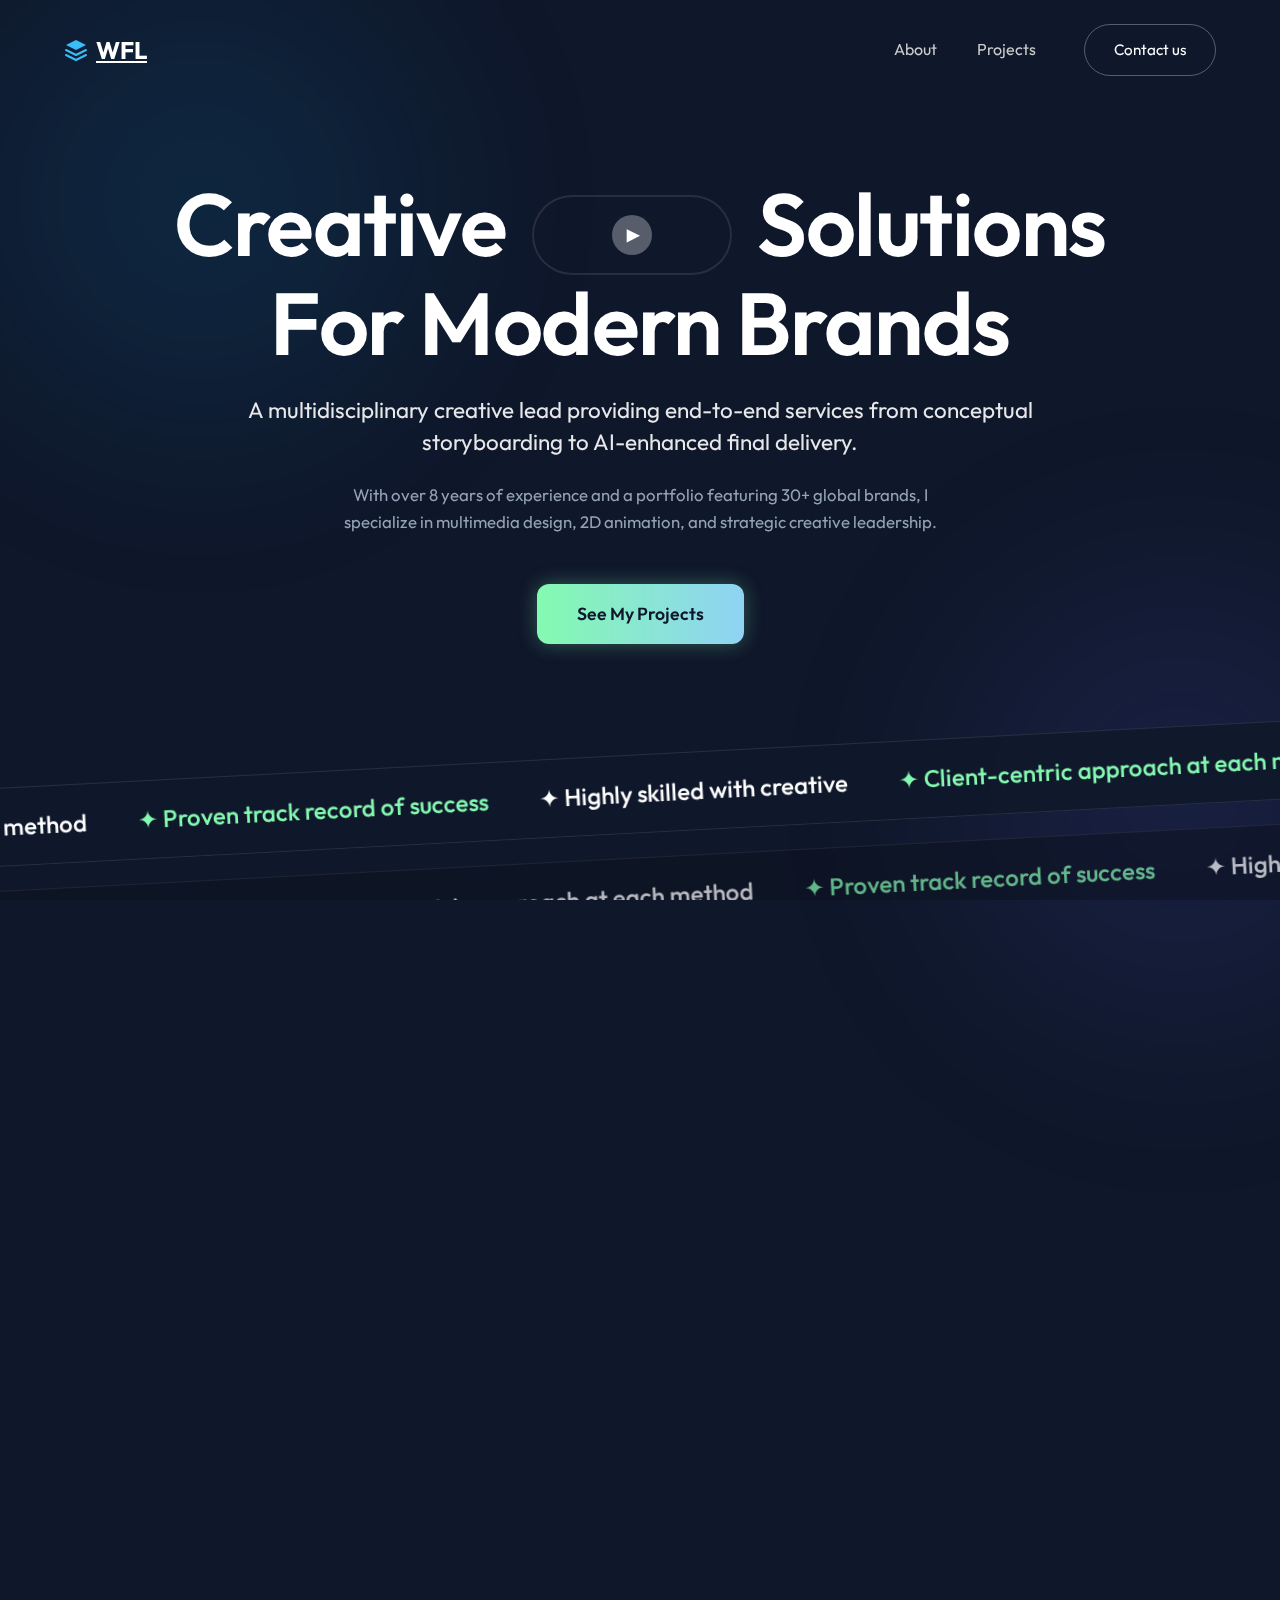
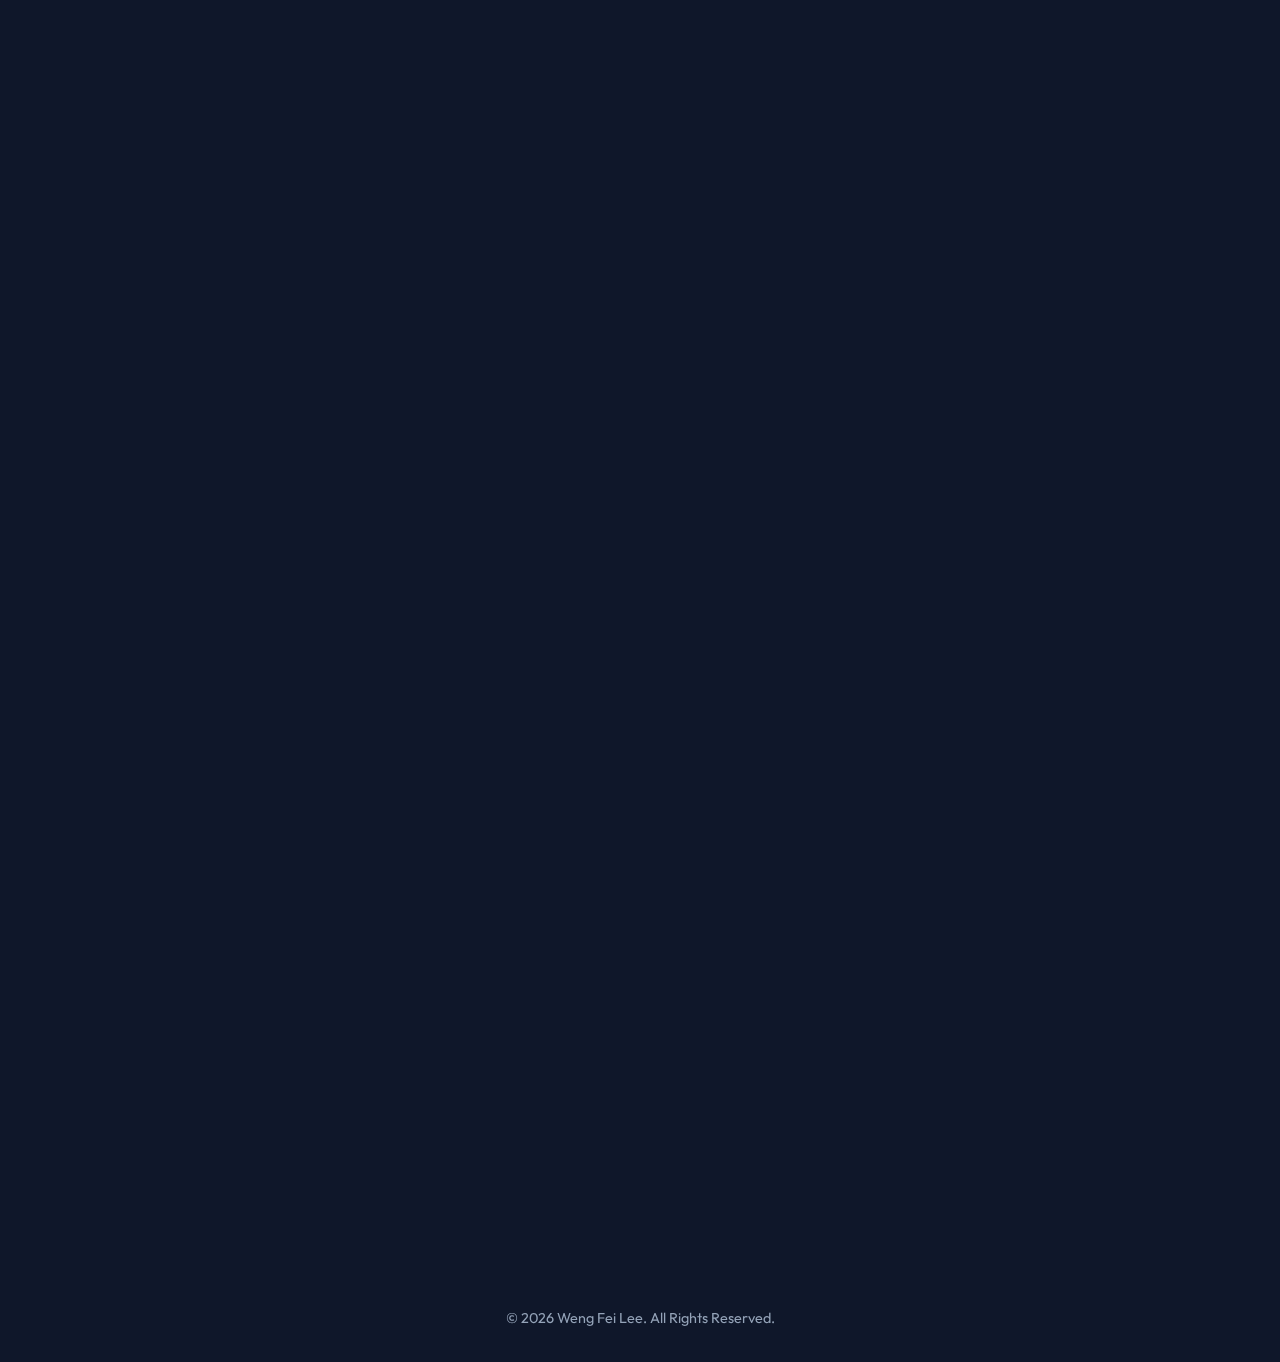
<file: index.html>
<!DOCTYPE html>
<html lang="en">

<head>
    <meta charset="UTF-8">
    <meta name="viewport" content="width=device-width, initial-scale=1.0">
    <title>Weng Fei Lee | Creative Multimedia Producer</title>
    <meta name="description"
        content="Professional Profile & Portfolio of Weng Fei Lee. Creative Multimedia Producer specializing in branding, video production, and AI integration.">
    <link rel="stylesheet" href="style.css">
    <link rel="preconnect" href="https://fonts.googleapis.com">
    <link href="https://fonts.googleapis.com/css2?family=Outfit:wght@300;400;600;700&display=swap" rel="stylesheet">
</head>

<body>
    <div class="background-globes"></div>
    <div class="background-globes secondary"></div>

    <nav class="glass-nav">
        <a href="#" class="logo">WFL</a>
        <div class="nav-right">
            <ul class="nav-links">
                <li><a href="#about">About</a></li>
                <li><a href="#projects">Projects</a></li>
            </ul>
            <a href="#contact" class="nav-btn">Contact us</a>
        </div>
    </nav>

    <main class="main-container full-width-hero">
        <!-- Hero Section -->
        <header id="home" class="hero-section">
            <h1 class="hero-title">Creative <span class="hero-media-pill">
                    <div class="play-icon">▶</div>
                </span> Solutions<br>For Modern Brands</h1>
            <p class="hero-subtitle-large">A multidisciplinary creative lead providing end-to-end services from
                conceptual storyboarding to AI-enhanced final delivery.</p>
            <p class="hero-desc">With over 8 years of experience and a portfolio featuring 30+ global brands, I
                specialize in multimedia design, 2D animation, and strategic creative leadership.</p>
            <div class="hero-actions">
                <a href="#projects" class="gradient-btn">See My Projects</a>
            </div>

            <!-- Marquees -->
            <div class="marquee-container">
                <div class="marquee-strip strip-1">
                    <div class="marquee-content">
                        <span>✦ Client-centric approach at each method</span>
                        <span>✦ Proven track record of success</span>
                        <span>✦ Highly skilled with creative</span>
                        <span>✦ Client-centric approach at each method</span>
                        <span>✦ Proven track record of success</span>
                        <span>✦ Highly skilled with creative</span>
                    </div>
                </div>
                <div class="marquee-strip strip-2">
                    <div class="marquee-content">
                        <span>✦ Proven track record of success</span>
                        <span>✦ Highly skilled with creative</span>
                        <span>✦ Client-centric approach at each method</span>
                        <span>✦ Proven track record of success</span>
                        <span>✦ Highly skilled with creative</span>
                        <span>✦ Client-centric approach at each method</span>
                    </div>
                </div>
            </div>
        </header>

        <!-- About Section -->
        <section id="about" class="section glass-panel next-section animate-on-scroll about-enhanced">
            <div class="about-bg-decoration"></div>
            <h2 class="section-title">About Me</h2>
            <div class="content-block">
                <p>My career outlines a trajectory from Multimedia Intern to Creative Multimedia Producer, marked by
                    increasing responsibility and a shift toward high-impact, technology-driven projects. I specialize
                    in branding, comprehensive video production, and UI/web design, with a significant recent focus on
                    integrating Artificial Intelligence into creative workflows.</p>
                <div class="achievements-preview">
                    <div class="stat-item">
                        <div class="stat-icon">
                            <svg width="24" height="24" viewBox="0 0 24 24" fill="none"
                                xmlns="http://www.w3.org/2000/svg">
                                <path
                                    d="M12 15L8.5 18L9.5 13.5L6 10.5L10.5 10L12 6L13.5 10L18 10.5L14.5 13.5L15.5 18L12 15Z"
                                    stroke="currentColor" stroke-width="2" stroke-linecap="round"
                                    stroke-linejoin="round" />
                            </svg>
                        </div>
                        <span class="stat-number">2025</span>
                        <span class="stat-label">ITEC SEA Top 10</span>
                    </div>
                    <div class="stat-item">
                        <div class="stat-icon">
                            <svg width="24" height="24" viewBox="0 0 24 24" fill="none"
                                xmlns="http://www.w3.org/2000/svg">
                                <path d="M12 8V12L15 15" stroke="currentColor" stroke-width="2" stroke-linecap="round"
                                    stroke-linejoin="round" />
                                <circle cx="12" cy="12" r="9" stroke="currentColor" stroke-width="2" />
                            </svg>
                        </div>
                        <span class="stat-number">7+</span>
                        <span class="stat-label">Years Experience</span>
                    </div>
                    <div class="stat-item">
                        <div class="stat-icon">
                            <svg width="24" height="24" viewBox="0 0 24 24" fill="none"
                                xmlns="http://www.w3.org/2000/svg">
                                <path d="M12 2L2 7L12 12L22 7L12 2Z" fill="currentColor" opacity="0.2" />
                                <path d="M12 2L2 7L12 12L22 7L12 2Z" stroke="currentColor" stroke-width="2"
                                    stroke-linecap="round" stroke-linejoin="round" />
                                <path d="M2 17L12 22L22 17" stroke="currentColor" stroke-width="2"
                                    stroke-linecap="round" stroke-linejoin="round" />
                                <path d="M2 12L12 17L22 12" stroke="currentColor" stroke-width="2"
                                    stroke-linecap="round" stroke-linejoin="round" />
                            </svg>
                        </div>
                        <span class="stat-number">100+</span>
                        <span class="stat-label">Project Completed</span>
                    </div>
                </div>
            </div>
        </section>

        <!-- Experience Section -->
        <section id="experience" class="section glass-panel animate-on-scroll">
            <h2 class="section-title">Professional Trajectory</h2>
            <div class="timeline">
                <div class="timeline-item animate-on-scroll">
                    <div class="timeline-date">2024 – Present</div>
                    <div class="timeline-content">
                        <h3>Creative Multimedia Producer</h3>
                        <h4>Omni Nexus Sdn Bhd</h4>
                        <p>Leading branding and product design for the Marvis AI platform. Achieving RM13 CPA/lead
                            outcomes through AI-driven ad generation.</p>
                    </div>
                </div>
                <div class="timeline-item animate-on-scroll">
                    <div class="timeline-date">2022 – 2024</div>
                    <div class="timeline-content">
                        <h3>Creative Manager / Team Lead</h3>
                        <h4>Dreamory Group Sdn Bhd</h4>
                        <p>Led creative direction for major event launches including Mercedes-Benz and KWSP.</p>
                    </div>
                </div>
                <div class="timeline-item animate-on-scroll">
                    <div class="timeline-date">Post-2021</div>
                    <div class="timeline-content">
                        <h3>Senior Multimedia Designer</h3>
                        <h4>Demojo Communication</h4>
                        <p>Advanced from Multimedia Animator to Senior Designer roles.</p>
                    </div>
                </div>
                <div class="timeline-item animate-on-scroll">
                    <div class="timeline-date">Education</div>
                    <div class="timeline-content">
                        <h4>BA (Hons) Graphic Design & Multimedia</h4>
                        <p>University Tunku Abdul Rahman (2018)</p>
                    </div>
                </div>
            </div>
        </section>

        <!-- Skills Section -->
        <section id="skills" class="section glass-panel animate-on-scroll">
            <h2 class="section-title">Core Competencies</h2>
            <div class="skills-grid">
                <div class="skill-category">
                    <h3>Creative Skills</h3>
                    <div class="skill-tags">
                        <span class="animate-on-scroll">Branding & Identity</span>
                        <span class="animate-on-scroll">Motion Graphics</span>
                        <span class="animate-on-scroll">Video Production</span>
                        <span class="animate-on-scroll">UI/Web Design</span>
                        <span class="animate-on-scroll">Storyboarding</span>
                        <span class="animate-on-scroll">Scripting</span>
                    </div>
                </div>
                <div class="skill-category">
                    <h3>Software Proficiency</h3>
                    <div class="skill-tags">
                        <span class="animate-on-scroll">After Effects</span>
                        <span class="animate-on-scroll">Illustrator</span>
                        <span class="animate-on-scroll">Photoshop</span>
                        <span class="animate-on-scroll">Premiere Pro</span>
                        <span class="animate-on-scroll">Figma</span>
                        <span class="animate-on-scroll">Elementor</span>
                        <span class="animate-on-scroll">Open AI</span>
                        <span class="animate-on-scroll">Nano-Banana</span>
                    </div>
                </div>
            </div>
        </section>

        <!-- Projects/Milestones -->
        <section id="projects" class="section glass-panel animate-on-scroll">
            <h2 class="section-title">Key Projects & Milestones</h2>
            <div class="projects-grid">
                <a href="project-omninexus.html" class="project-card animate-on-scroll">
                    <h3>OmniNexus Marvis AI</h3>
                    <p class="project-role">Creative Multimedia Producer</p>
                    <p>Designed the AI platform interface and branding. Features AI-generated ads and predictive
                        analysis.</p>
                    <span class="view-project">View Case Study →</span>
                </a>
                <a href="project-mercedes.html" class="project-card animate-on-scroll">
                    <h3>Mercedes-Benz Launch</h3>
                    <p class="project-role">Lead Producer (2023)</p>
                    <p>End-to-end management from storyboard to onsite launching operation for the new showroom.</p>
                    <span class="view-project">View Case Study →</span>
                </a>
                <a href="project-kwsp.html" class="project-card animate-on-scroll">
                    <h3>KWSP New Website</h3>
                    <p class="project-role">Launch Gimmick (2024)</p>
                    <p>Created interactive launch animation featuring a sleek, futuristic interface.</p>
                    <span class="view-project">View Case Study →</span>
                </a>
                <a href="project-dreamory.html" class="project-card animate-on-scroll">
                    <h3>Dreamory Rebranding</h3>
                    <p class="project-role">Brand Lead</p>
                    <p>Full corporate rebranding from scratch, including logo, brand story, and CI.</p>
                    <span class="view-project">View Case Study →</span>
                </a>
            </div>
        </section>

        <!-- Clients -->
        <section class="section glass-panel animate-on-scroll">
            <h2 class="section-title">Client Portfolio</h2>
            <div class="client-list">
                <img src="https://logo.clearbit.com/mercedes-benz.com" alt="Mercedes-Benz" loading="lazy">
                <img src="https://logo.clearbit.com/nissan-global.com" alt="Nissan" loading="lazy">
                <img src="https://logo.clearbit.com/affinbank.com.my" alt="Affin Bank" loading="lazy">
                <img src="https://logo.clearbit.com/hlb.com.my" alt="Hong Leong Bank" loading="lazy">
                <img src="https://logo.clearbit.com/coca-cola.com" alt="Coca-Cola" loading="lazy">
                <img src="https://logo.clearbit.com/amway.com" alt="Amway" loading="lazy">
                <img src="https://logo.clearbit.com/kwsp.gov.my" alt="KWSP" loading="lazy">
                <img src="https://logo.clearbit.com/celcom.com.my" alt="Celcom" loading="lazy">
                <img src="https://logo.clearbit.com/digi.com.my" alt="Digi" loading="lazy">
                <img src="https://logo.clearbit.com/petronas.com" alt="Petronas" loading="lazy">
                <img src="https://logo.clearbit.com/shell.com" alt="Shell" loading="lazy">
                <img src="https://logo.clearbit.com/maxis.com.my" alt="Maxis" loading="lazy">
                <img src="https://logo.clearbit.com/dunkindonuts.com" alt="Dunkin" loading="lazy">
            </div>
        </section>

        <!-- Contact Section -->
        <section id="contact" class="section contact-section glass-panel animate-on-scroll">
            <h2 class="section-title">Let's Connect</h2>
            <p>Ready to collaborate on high-impact projects?</p>
            <div class="contact-links">
                <a href="mailto:leewengfei@gmail.com" class="contact-pill">leewengfei@gmail.com</a>
                <a href="https://wa.me/60146471089" target="_blank" class="contact-pill">+60 14-647 1089</a>
            </div>
        </section>

        <footer class="main-footer">
            <p>&copy; 2026 Weng Fei Lee. All Rights Reserved.</p>
        </footer>
    </main>

    <!-- Video Lightbox -->
    <div id="videoLightbox" class="lightbox">
        <div class="lightbox-content">
            <span class="close-lightbox">&times;</span>
            <div class="video-container">
                <iframe id="heroVideo" width="560" height="315" src="" title="YouTube video player" frameborder="0"
                    allow="accelerometer; autoplay; clipboard-write; encrypted-media; gyroscope; picture-in-picture; web-share"
                    referrerpolicy="strict-origin-when-cross-origin" allowfullscreen></iframe>
            </div>
        </div>
    </div>

    <script src="script.js"></script>
</body>

</html>
</file>
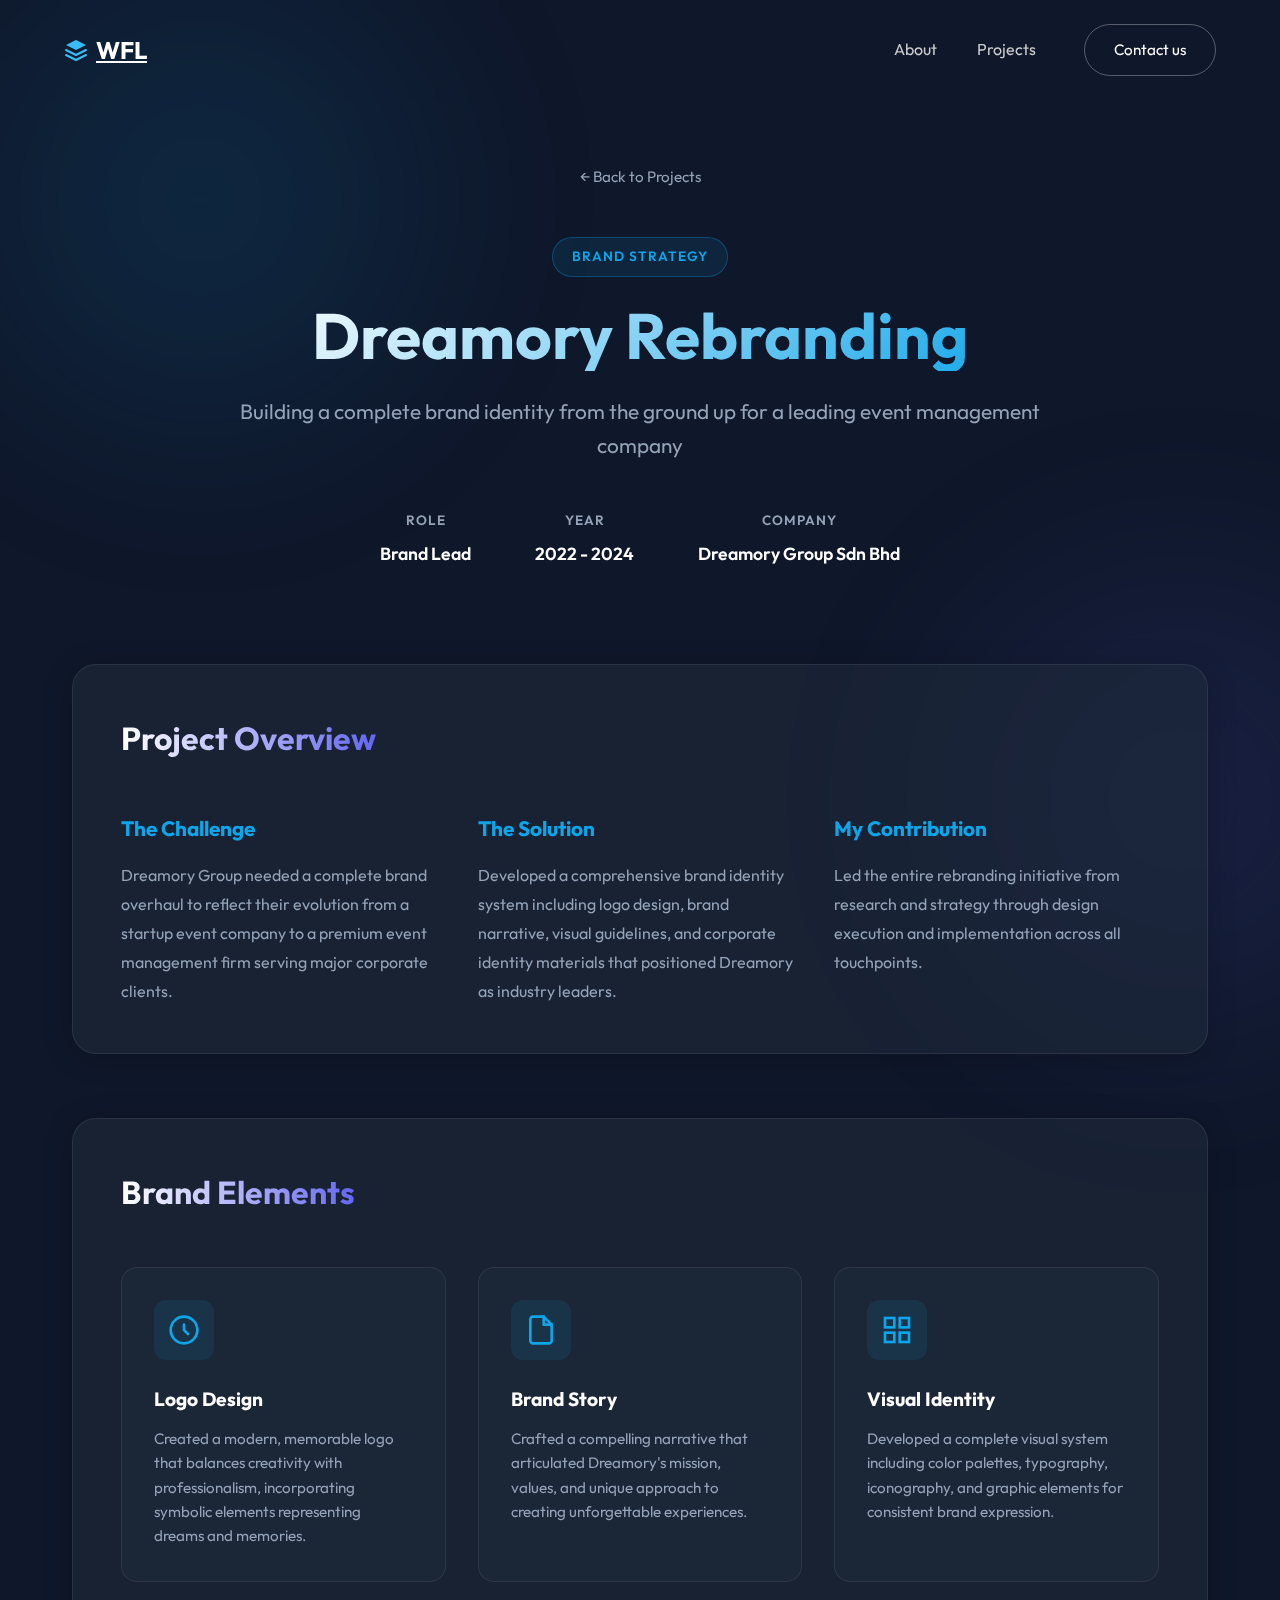
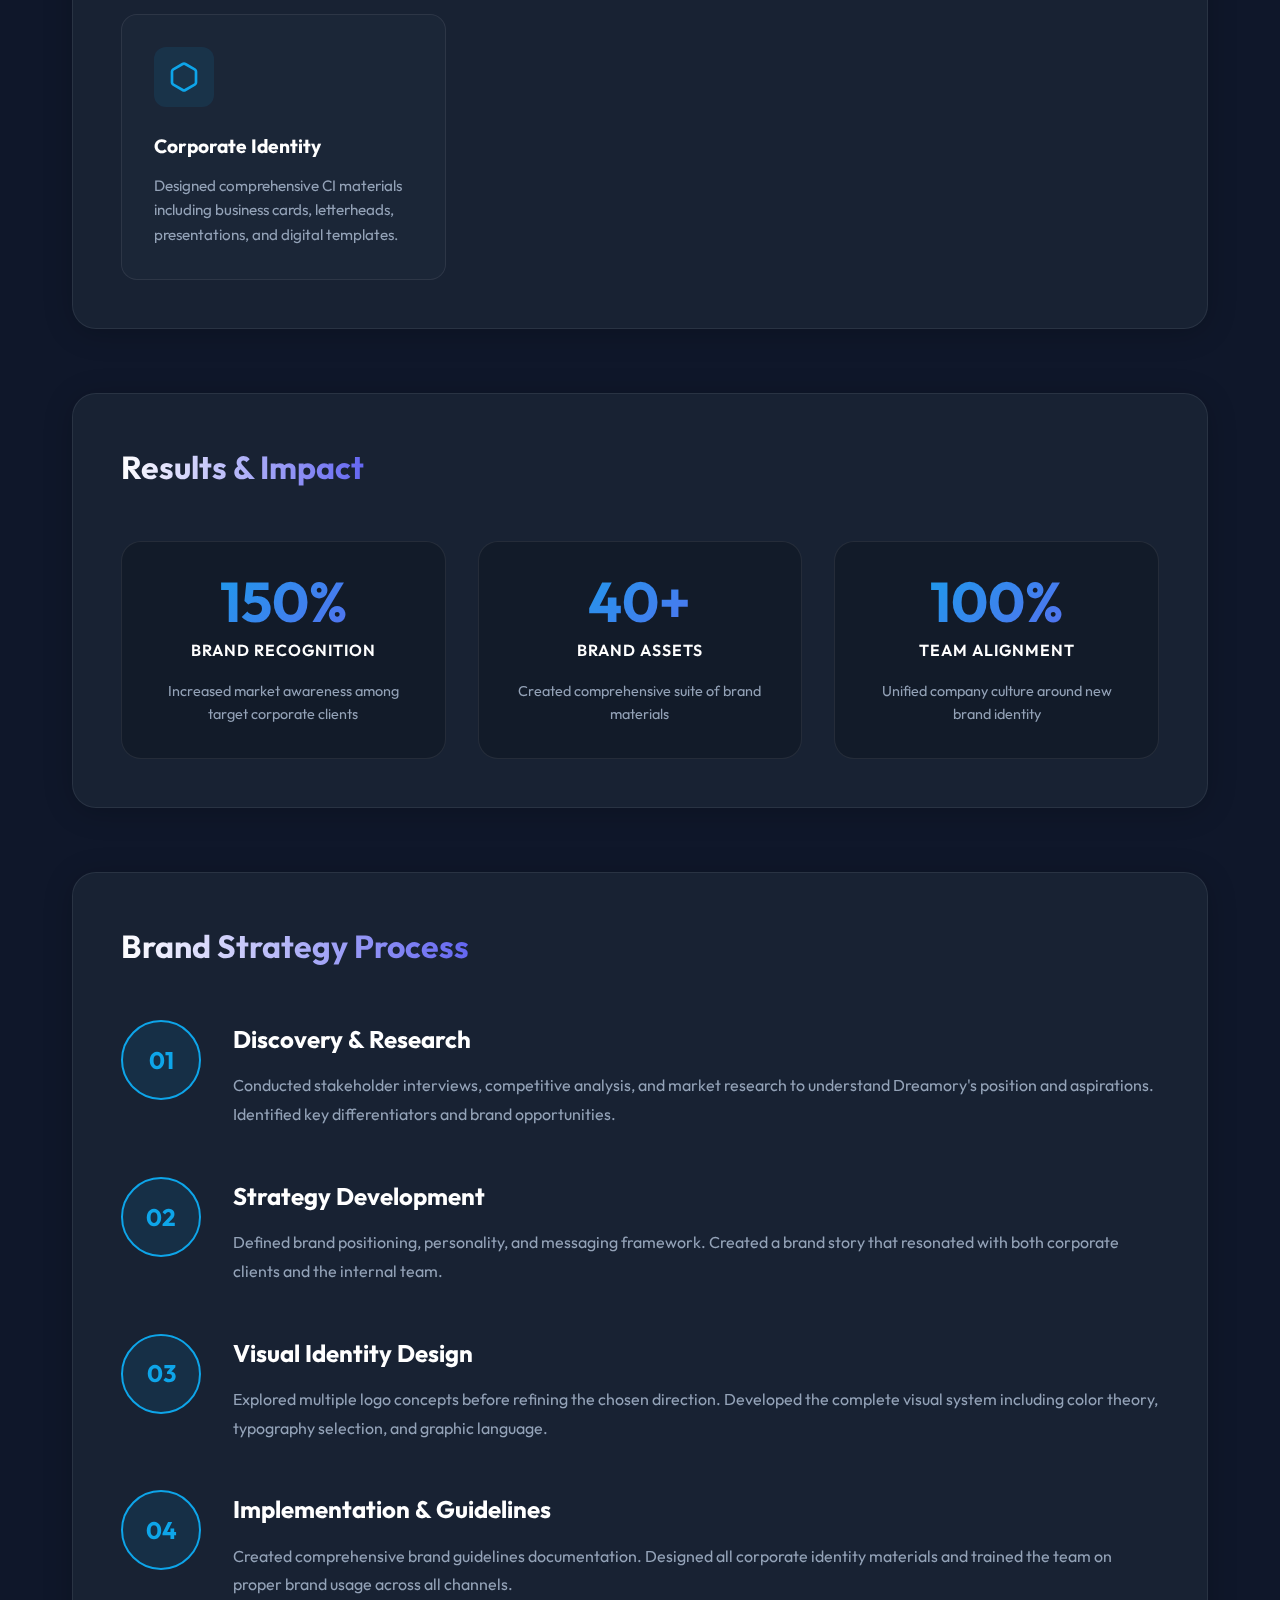
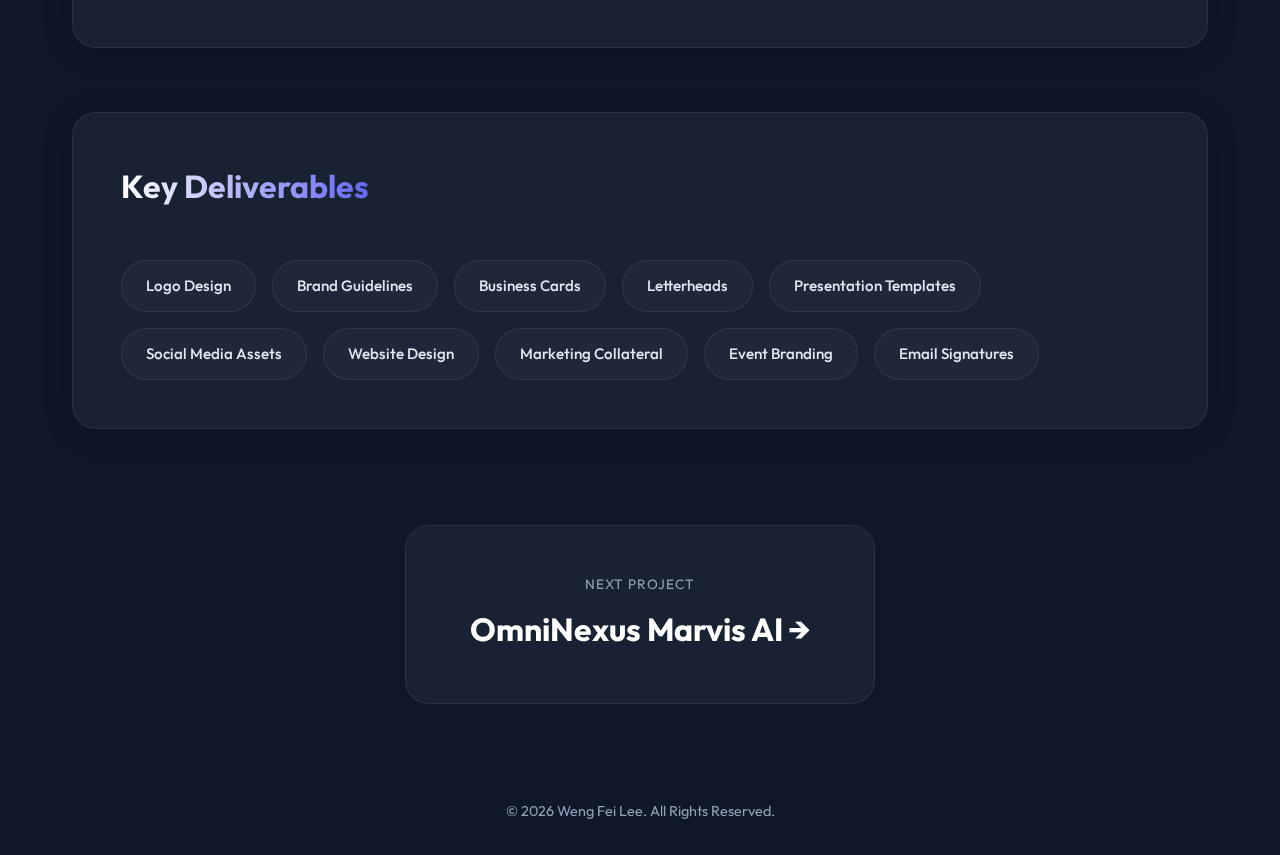
<file: project-dreamory.html>
<!DOCTYPE html>
<html lang="en">

<head>
    <meta charset="UTF-8">
    <meta name="viewport" content="width=device-width, initial-scale=1.0">
    <title>Dreamory Rebranding - Case Study | Weng Fei Lee</title>
    <meta name="description"
        content="Case study of Dreamory Group complete corporate rebranding - Logo, brand story, and corporate identity from scratch.">
    <link rel="stylesheet" href="style.css">
    <link rel="stylesheet" href="case-study.css">
    <link rel="preconnect" href="https://fonts.googleapis.com">
    <link href="https://fonts.googleapis.com/css2?family=Outfit:wght@300;400;600;700&display=swap" rel="stylesheet">
</head>

<body>
    <div class="background-globes"></div>
    <div class="background-globes secondary"></div>

    <nav class="glass-nav">
        <a href="index.html" class="logo">WFL</a>
        <div class="nav-right">
            <ul class="nav-links">
                <li><a href="index.html#about">About</a></li>
                <li><a href="index.html#projects">Projects</a></li>
            </ul>
            <a href="index.html#contact" class="nav-btn">Contact us</a>
        </div>
    </nav>

    <main class="case-study-container">
        <!-- Hero Section -->
        <header class="case-hero">
            <a href="index.html#projects" class="back-link">← Back to Projects</a>
            <div class="case-hero-content">
                <span class="project-category">Brand Strategy</span>
                <h1 class="case-title">Dreamory Rebranding</h1>
                <p class="case-subtitle">Building a complete brand identity from the ground up for a leading event
                    management company</p>
            </div>
            <div class="case-meta">
                <div class="meta-item">
                    <span class="meta-label">Role</span>
                    <span class="meta-value">Brand Lead</span>
                </div>
                <div class="meta-item">
                    <span class="meta-label">Year</span>
                    <span class="meta-value">2022 - 2024</span>
                </div>
                <div class="meta-item">
                    <span class="meta-label">Company</span>
                    <span class="meta-value">Dreamory Group Sdn Bhd</span>
                </div>
            </div>
        </header>

        <!-- Project Overview -->
        <section class="case-section glass-panel">
            <h2 class="section-title">Project Overview</h2>
            <div class="overview-grid">
                <div class="overview-block">
                    <h3>The Challenge</h3>
                    <p>Dreamory Group needed a complete brand overhaul to reflect their evolution from a startup event
                        company to a premium event management firm serving major corporate clients.</p>
                </div>
                <div class="overview-block">
                    <h3>The Solution</h3>
                    <p>Developed a comprehensive brand identity system including logo design, brand narrative, visual
                        guidelines, and corporate identity materials that positioned Dreamory as industry leaders.</p>
                </div>
                <div class="overview-block">
                    <h3>My Contribution</h3>
                    <p>Led the entire rebranding initiative from research and strategy through design execution and
                        implementation across all touchpoints.</p>
                </div>
            </div>
        </section>

        <!-- Brand Elements -->
        <section class="case-section glass-panel">
            <h2 class="section-title">Brand Elements</h2>
            <div class="features-grid">
                <div class="feature-card">
                    <div class="feature-icon">
                        <svg width="32" height="32" viewBox="0 0 24 24" fill="none" xmlns="http://www.w3.org/2000/svg">
                            <circle cx="12" cy="12" r="10" stroke="currentColor" stroke-width="2" />
                            <path d="M12 8V12L15 15" stroke="currentColor" stroke-width="2" stroke-linecap="round" />
                        </svg>
                    </div>
                    <h3>Logo Design</h3>
                    <p>Created a modern, memorable logo that balances creativity with professionalism, incorporating
                        symbolic elements representing dreams and memories.</p>
                </div>
                <div class="feature-card">
                    <div class="feature-icon">
                        <svg width="32" height="32" viewBox="0 0 24 24" fill="none" xmlns="http://www.w3.org/2000/svg">
                            <path
                                d="M14 2H6C5.46957 2 4.96086 2.21071 4.58579 2.58579C4.21071 2.96086 4 3.46957 4 4V20C4 20.5304 4.21071 21.0391 4.58579 21.4142C4.96086 21.7893 5.46957 22 6 22H18C18.5304 22 19.0391 21.7893 19.4142 21.4142C19.7893 21.0391 20 20.5304 20 20V8L14 2Z"
                                stroke="currentColor" stroke-width="2" stroke-linecap="round" stroke-linejoin="round" />
                            <path d="M14 2V8H20" stroke="currentColor" stroke-width="2" stroke-linecap="round"
                                stroke-linejoin="round" />
                        </svg>
                    </div>
                    <h3>Brand Story</h3>
                    <p>Crafted a compelling narrative that articulated Dreamory's mission, values, and unique approach
                        to creating unforgettable experiences.</p>
                </div>
                <div class="feature-card">
                    <div class="feature-icon">
                        <svg width="32" height="32" viewBox="0 0 24 24" fill="none" xmlns="http://www.w3.org/2000/svg">
                            <rect x="3" y="3" width="7" height="7" stroke="currentColor" stroke-width="2" />
                            <rect x="14" y="3" width="7" height="7" stroke="currentColor" stroke-width="2" />
                            <rect x="14" y="14" width="7" height="7" stroke="currentColor" stroke-width="2" />
                            <rect x="3" y="14" width="7" height="7" stroke="currentColor" stroke-width="2" />
                        </svg>
                    </div>
                    <h3>Visual Identity</h3>
                    <p>Developed a complete visual system including color palettes, typography, iconography, and graphic
                        elements for consistent brand expression.</p>
                </div>
                <div class="feature-card">
                    <div class="feature-icon">
                        <svg width="32" height="32" viewBox="0 0 24 24" fill="none" xmlns="http://www.w3.org/2000/svg">
                            <path
                                d="M21 16V8C20.9996 7.64927 20.9071 7.30481 20.7315 7.00116C20.556 6.69751 20.3037 6.44536 20 6.27L13 2.27C12.696 2.09446 12.3511 2.00205 12 2.00205C11.6489 2.00205 11.304 2.09446 11 2.27L4 6.27C3.69626 6.44536 3.44398 6.69751 3.26846 7.00116C3.09294 7.30481 3.00036 7.64927 3 8V16C3.00036 16.3507 3.09294 16.6952 3.26846 16.9988C3.44398 17.3025 3.69626 17.5546 4 17.73L11 21.73C11.304 21.9055 11.6489 21.9979 12 21.9979C12.3511 21.9979 12.696 21.9055 13 21.73L20 17.73C20.3037 17.5546 20.556 17.3025 20.7315 16.9988C20.9071 16.6952 20.9996 16.3507 21 16Z"
                                stroke="currentColor" stroke-width="2" stroke-linecap="round" stroke-linejoin="round" />
                        </svg>
                    </div>
                    <h3>Corporate Identity</h3>
                    <p>Designed comprehensive CI materials including business cards, letterheads, presentations, and
                        digital templates.</p>
                </div>
            </div>
        </section>

        <!-- Results -->
        <section class="case-section glass-panel results-section">
            <h2 class="section-title">Results & Impact</h2>
            <div class="results-grid">
                <div class="result-card">
                    <div class="result-number">150%</div>
                    <div class="result-label">Brand Recognition</div>
                    <p>Increased market awareness among target corporate clients</p>
                </div>
                <div class="result-card">
                    <div class="result-number">40+</div>
                    <div class="result-label">Brand Assets</div>
                    <p>Created comprehensive suite of brand materials</p>
                </div>
                <div class="result-card">
                    <div class="result-number">100%</div>
                    <div class="result-label">Team Alignment</div>
                    <p>Unified company culture around new brand identity</p>
                </div>
            </div>
        </section>

        <!-- Brand Strategy -->
        <section class="case-section glass-panel">
            <h2 class="section-title">Brand Strategy Process</h2>
            <div class="process-timeline">
                <div class="process-step">
                    <div class="step-number">01</div>
                    <div>
                        <h3>Discovery & Research</h3>
                        <p>Conducted stakeholder interviews, competitive analysis, and market research to understand
                            Dreamory's position and aspirations. Identified key differentiators and brand opportunities.
                        </p>
                    </div>
                </div>
                <div class="process-step">
                    <div class="step-number">02</div>
                    <div>
                        <h3>Strategy Development</h3>
                        <p>Defined brand positioning, personality, and messaging framework. Created a brand story that
                            resonated with both corporate clients and the internal team.</p>
                    </div>
                </div>
                <div class="process-step">
                    <div class="step-number">03</div>
                    <div>
                        <h3>Visual Identity Design</h3>
                        <p>Explored multiple logo concepts before refining the chosen direction. Developed the complete
                            visual system including color theory, typography selection, and graphic language.</p>
                    </div>
                </div>
                <div class="process-step">
                    <div class="step-number">04</div>
                    <div>
                        <h3>Implementation & Guidelines</h3>
                        <p>Created comprehensive brand guidelines documentation. Designed all corporate identity
                            materials and trained the team on proper brand usage across all channels.</p>
                    </div>
                </div>
            </div>
        </section>

        <!-- Deliverables -->
        <section class="case-section glass-panel">
            <h2 class="section-title">Key Deliverables</h2>
            <div class="tech-tags">
                <span class="tech-tag">Logo Design</span>
                <span class="tech-tag">Brand Guidelines</span>
                <span class="tech-tag">Business Cards</span>
                <span class="tech-tag">Letterheads</span>
                <span class="tech-tag">Presentation Templates</span>
                <span class="tech-tag">Social Media Assets</span>
                <span class="tech-tag">Website Design</span>
                <span class="tech-tag">Marketing Collateral</span>
                <span class="tech-tag">Event Branding</span>
                <span class="tech-tag">Email Signatures</span>
            </div>
        </section>

        <!-- Next Project -->
        <section class="next-project">
            <a href="project-omninexus.html" class="next-project-link">
                <span class="next-label">Next Project</span>
                <h3>OmniNexus Marvis AI →</h3>
            </a>
        </section>

        <footer class="main-footer">
            <p>&copy; 2026 Weng Fei Lee. All Rights Reserved.</p>
        </footer>
    </main>

    <script src="script.js"></script>
</body>

</html>
</file>
<file: style.css>
:root {
    --bg-color: #0f172a;
    --text-color: #e2e8f0;
    --text-muted: #94a3b8;
    --primary: #0ea5e9;
    --secondary: #6366f1;
    --glass-bg: rgba(30, 41, 59, 0.6);
    --glass-border: rgba(255, 255, 255, 0.08);
    --card-hover: rgba(56, 189, 248, 0.1);
}

* {
    margin: 0;
    padding: 0;
    box-sizing: border-box;
    scroll-behavior: smooth;
}

body {
    font-family: 'Outfit', sans-serif;
    background-color: var(--bg-color);
    color: var(--text-color);
    line-height: 1.6;
    overflow-x: hidden;
    position: relative;
    padding-top: 0;
}

/* Background Effects */
.background-globes {
    position: fixed;
    width: 800px;
    height: 800px;
    background: radial-gradient(circle, var(--primary) 0%, transparent 60%);
    opacity: 0.15;
    top: -200px;
    left: -200px;
    filter: blur(80px);
    z-index: -1;
    animation: float 15s infinite ease-in-out;
    will-change: transform;
    transform: translateZ(0);
}

.background-globes.secondary {
    top: auto;
    left: auto;
    bottom: -300px;
    right: -300px;
    background: radial-gradient(circle, var(--secondary) 0%, transparent 60%);
    animation-delay: -5s;
}

@keyframes float {

    0%,
    100% {
        transform: translate(0, 0) translateZ(0);
    }

    50% {
        transform: translate(50px, 30px) translateZ(0);
    }
}

/* Navigation */
.glass-nav {
    position: fixed;
    top: 0;
    left: 0;
    width: 100%;
    z-index: 1000;
    display: flex;
    justify-content: space-between;
    align-items: center;
    padding: 1.5rem 5%;
    background: transparent;
    backdrop-filter: blur(10px);
}

.logo {
    font-size: 1.5rem;
    font-weight: 700;
    color: #fff;
    display: flex;
    align-items: center;
    gap: 0.5rem;
}

.logo::before {
    content: '';
    display: block;
    width: 24px;
    height: 24px;
    background: url('data:image/svg+xml;utf8,<svg width="24" height="24" viewBox="0 0 24 24" fill="none" xmlns="http://www.w3.org/2000/svg"><path d="M12 2L2 7L12 12L22 7L12 2Z" fill="%2338bdf8"/><path d="M2 17L12 22L22 17" stroke="%2338bdf8" stroke-width="2" stroke-linecap="round" stroke-linejoin="round"/><path d="M2 12L12 17L22 12" stroke="%2338bdf8" stroke-width="2" stroke-linecap="round" stroke-linejoin="round"/></svg>') no-repeat center/contain;
}

.nav-right {
    display: flex;
    align-items: center;
    gap: 3rem;
}

.nav-links {
    display: flex;
    list-style: none;
    gap: 2.5rem;
}

.nav-links a {
    text-decoration: none;
    color: #ccc;
    font-size: 1rem;
    font-weight: 400;
    transition: color 0.3s;
}

.nav-links a:hover {
    color: #fff;
}

/* Buttons & Interactive Elements */
.nav-btn {
    padding: 0.8rem 1.8rem;
    border: 1px solid rgba(255, 255, 255, 0.3);
    border-radius: 50px;
    color: #fff;
    text-decoration: none;
    transition: all 0.4s cubic-bezier(0.16, 1, 0.3, 1);
    font-size: 0.95rem;
}

.nav-btn:hover {
    border-color: var(--primary);
    background: rgba(56, 189, 248, 0.1);
}

/* Layout */
.main-container {
    max-width: 1200px;
    margin: 0 auto;
    padding: 0 2rem;
    display: flex;
    flex-direction: column;
    gap: 4rem;
}

.main-container.full-width-hero {
    max-width: 100%;
    padding: 0;
}

/* Common Section Styles */
.section {
    max-width: 1000px;
    margin: 0 auto;
    scroll-margin-top: 100px;
    /* Offset for fixed header */
}

.glass-panel:not(.hero-section) {
    background: var(--glass-bg);
    backdrop-filter: blur(12px);
    -webkit-backdrop-filter: blur(12px);
    border: 1px solid var(--glass-border);
    border-radius: 24px;
    padding: 3rem;
    box-shadow: 0 4px 30px rgba(0, 0, 0, 0.2);
    transition: transform 0.3s ease;
}

.section-title {
    font-size: 2rem;
    margin-bottom: 2rem;
    background: linear-gradient(90deg, #fff, var(--secondary));
    background-clip: text;
    -webkit-background-clip: text;
    -webkit-text-fill-color: transparent;
    display: inline-block;
}

/* Scroll Animations */
.animate-on-scroll {
    opacity: 0;
    transform: translateY(30px);
    transition: opacity 0.6s cubic-bezier(0.16, 1, 0.3, 1), transform 0.6s cubic-bezier(0.16, 1, 0.3, 1);
}

.animate-on-scroll.visible {
    opacity: 1 !important;
    transform: translateY(0) !important;
}

/* Hero Section */
.hero-section {
    min-height: 100vh;
    display: flex;
    flex-direction: column;
    justify-content: center;
    align-items: center;
    text-align: center;
    position: relative;
    padding-top: 0;
    overflow: hidden;
    padding-bottom: 5rem;
}

.hero-title {
    font-size: 5.5rem;
    line-height: 1.1;
    margin-bottom: 1.5rem;
    letter-spacing: -1.5px;
    font-weight: 600;
    color: #fff;
    max-width: 1200px;
    margin-left: auto;
    margin-right: auto;
}

.hero-media-pill {
    display: inline-flex;
    align-items: center;
    justify-content: center;
    width: 200px;
    height: 80px;
    background: #333;
    border-radius: 50px;
    vertical-align: middle;
    margin: 0 10px;
    background: url('https://images.unsplash.com/photo-1618005182384-a83a8bd57fbe?ixlib=rb-4.0.3&auto=format&fit=crop&w=600&q=80') center/cover;
    position: relative;
    border: 2px solid rgba(255, 255, 255, 0.1);
    cursor: pointer;
    transition: transform 0.3s cubic-bezier(0.175, 0.885, 0.32, 1.275);
}

.hero-media-pill:hover {
    transform: scale(1.05);
}

.play-icon {
    width: 40px;
    height: 40px;
    background: rgba(255, 255, 255, 0.3);
    backdrop-filter: blur(4px);
    border-radius: 50%;
    display: flex;
    align-items: center;
    justify-content: center;
    color: #fff;
    font-size: 1rem;
    pointer-events: none;
}

.hero-subtitle-large {
    max-width: 800px;
    margin: 0 auto 1.5rem;
    color: #fff;
    font-size: 1.4rem;
    font-weight: 400;
    line-height: 1.4;
    opacity: 0.9;
}

.hero-desc {
    max-width: 650px;
    margin: 0 auto 3rem;
    color: #94a3b8;
    font-size: 1.05rem;
    line-height: 1.6;
}

.gradient-btn {
    background: linear-gradient(90deg, #84fab0 0%, #8fd3f4 100%);
    color: #0f172a;
    padding: 1rem 2.5rem;
    border-radius: 12px;
    font-weight: 600;
    font-size: 1.1rem;
    border: none;
    box-shadow: 0 0 20px rgba(132, 250, 176, 0.3);
    text-decoration: none;
    display: inline-block;
    transition: all 0.4s cubic-bezier(0.16, 1, 0.3, 1);
}

.gradient-btn:hover {
    transform: translateY(-2px);
    box-shadow: 0 0 30px rgba(132, 250, 176, 0.5);
}

/* Image styles */
img {
    max-width: 100%;
    height: auto;
}

/* Marquee Styles */
.marquee-container {
    position: absolute;
    bottom: 0;
    width: 150%;
    left: -25%;
    transform: rotate(-3deg) translateY(20%);
    display: flex;
    flex-direction: column;
    gap: 1.5rem;
    pointer-events: none;
    z-index: 10;
}

.marquee-strip {
    background: rgba(20, 30, 40, 0.9);
    padding: 1.2rem 0;
    border-top: 1px solid rgba(255, 255, 255, 0.1);
    border-bottom: 1px solid rgba(255, 255, 255, 0.1);
    white-space: nowrap;
    overflow: hidden;
    backdrop-filter: blur(5px);
}

.marquee-strip.strip-1 {
    transform: translateX(-50px);
    background: rgba(15, 23, 42, 0.95);
    z-index: 2;
}

.marquee-strip.strip-2 {
    transform: translateX(-150px);
    background: rgba(10, 15, 30, 0.8);
    z-index: 1;
    opacity: 0.7;
}

.marquee-content {
    display: inline-block;
    animation: marquee 20s linear infinite;
    will-change: transform;
    transform: translateZ(0);
}

.marquee-content span {
    display: inline-block;
    color: #fff;
    font-size: 1.5rem;
    margin-right: 3rem;
    font-weight: 500;
}

.marquee-content span:nth-child(even) {
    color: #84fab0;
}

@keyframes marquee {
    0% {
        transform: translateX(0) translateZ(0);
    }

    100% {
        transform: translateX(-50%) translateZ(0);
    }
}

.strip-2 .marquee-content {
    animation-direction: reverse;
    animation-duration: 25s;
}

/* Next Section Offset */
.next-section {
    margin-top: 100px;
}

/* About Achievements */
.about-enhanced {
    position: relative;
    overflow: hidden;
}

.about-bg-decoration {
    position: absolute;
    top: -50px;
    right: -50px;
    width: 200px;
    height: 200px;
    background: radial-gradient(circle, var(--primary) 0%, transparent 70%);
    opacity: 0.1;
    filter: blur(40px);
    z-index: 0;
    pointer-events: none;
}

.achievements-preview {
    display: flex;
    gap: 1.5rem;
    margin-top: 3rem;
    justify-content: flex-start;
    flex-wrap: wrap;
    position: relative;
    z-index: 1;
}

.stat-item {
    background: rgba(255, 255, 255, 0.03);
    padding: 1.5rem;
    border-radius: 20px;
    text-align: left;
    border: 1px solid var(--glass-border);
    flex: 1;
    min-width: 200px;
    transition: all 0.4s cubic-bezier(0.16, 1, 0.3, 1);
    display: flex;
    flex-direction: column;
    gap: 0.5rem;
    position: relative;
    overflow: hidden;
}

.stat-item::before {
    content: '';
    position: absolute;
    top: 0;
    left: 0;
    width: 100%;
    height: 100%;
    background: linear-gradient(135deg, var(--primary) 0%, transparent 100%);
    opacity: 0;
    transition: opacity 0.4s;
}

.stat-item:hover {
    transform: translateY(-8px);
    background: rgba(255, 255, 255, 0.06);
    border-color: var(--primary);
    box-shadow: 0 10px 30px rgba(0, 0, 0, 0.2);
}

.stat-item:hover::before {
    opacity: 0.05;
}

.stat-icon {
    width: 42px;
    height: 42px;
    background: rgba(14, 165, 233, 0.1);
    border-radius: 12px;
    display: flex;
    align-items: center;
    justify-content: center;
    color: var(--primary);
    margin-bottom: 0.5rem;
    transition: transform 0.3s;
}

.stat-item:hover .stat-icon {
    transform: scale(1.1) rotate(5deg);
    background: var(--primary);
    color: #fff;
}

.stat-number {
    display: block;
    font-size: 1.8rem;
    font-weight: 700;
    color: #fff;
    line-height: 1.2;
}

.stat-label {
    font-size: 0.85rem;
    color: var(--text-muted);
    font-weight: 500;
    text-transform: uppercase;
    letter-spacing: 0.5px;
}

/* Timeline */
.timeline {
    position: relative;
    padding-left: 2rem;
    border-left: 2px solid var(--glass-border);
}

.timeline-item {
    margin-bottom: 2.5rem;
    position: relative;
}

.timeline-item::before {
    content: '';
    position: absolute;
    left: -2.6rem;
    top: 0.5rem;
    width: 1rem;
    height: 1rem;
    background: var(--bg-color);
    border: 2px solid var(--primary);
    border-radius: 50%;
}

.timeline-date {
    font-size: 0.9rem;
    color: var(--primary);
    margin-bottom: 0.5rem;
    font-weight: 600;
}

.timeline-content h3 {
    margin-bottom: 0.2rem;
    font-size: 1.2rem;
}

.timeline-content h4 {
    margin-bottom: 0.8rem;
    color: var(--text-muted);
    font-weight: 400;
    font-size: 1rem;
}

/* Skills Grid */
.skills-grid {
    display: grid;
    grid-template-columns: repeat(auto-fit, minmax(300px, 1fr));
    gap: 2rem;
}

.skill-category h3 {
    margin-bottom: 1.5rem;
    font-size: 1.2rem;
    color: var(--text-color);
}

.skill-tags {
    display: flex;
    flex-wrap: wrap;
    gap: 0.8rem;
}

.skill-tags span {
    background: rgba(255, 255, 255, 0.05);
    padding: 0.5rem 1rem;
    border-radius: 8px;
    font-size: 0.9rem;
    border: 1px solid var(--glass-border);
    transition: background 0.2s;
}

.skill-tags span:hover {
    background: rgba(255, 255, 255, 0.1);
    border-color: var(--primary);
}

/* Projects Grid */
.projects-grid {
    display: grid;
    grid-template-columns: repeat(auto-fit, minmax(280px, 1fr));
    gap: 1.5rem;
}

.projects-grid a.project-card {
    text-decoration: none;
    display: block;
}

.project-card {
    background: rgba(0, 0, 0, 0.2);
    padding: 2rem;
    border-radius: 20px;
    border: 1px solid var(--glass-border);
    transition: all 0.4s cubic-bezier(0.16, 1, 0.3, 1);
    position: relative;
}

.project-card:hover {
    border-color: var(--primary);
    transform: translateY(-8px);
    background: var(--card-hover);
    box-shadow: 0 10px 30px rgba(0, 0, 0, 0.3);
}

.project-card h3 {
    margin-bottom: 0.5rem;
    color: #fff;
    font-size: 1.4rem;
}

.project-role {
    color: var(--primary);
    font-size: 0.85rem;
    margin-bottom: 1rem;
    text-transform: uppercase;
    letter-spacing: 1px;
    font-weight: 700;
}

.project-card p {
    color: var(--text-muted);
    font-size: 0.95rem;
    margin-bottom: 1.5rem;
}

.view-project {
    font-size: 0.9rem;
    font-weight: 600;
    color: var(--primary);
    display: flex;
    align-items: center;
    gap: 0.5rem;
    transition: gap 0.3s;
}

.project-card:hover .view-project {
    gap: 0.8rem;
}

/* Client List */
.client-list {
    display: flex;
    flex-wrap: wrap;
    gap: 3rem;
    justify-content: center;
    align-items: center;
    padding: 2rem 0;
}

.client-list img {
    height: 35px;
    width: auto;
    max-width: 140px;
    filter: brightness(0) invert(1);
    opacity: 0.4;
    transition: all 0.5s cubic-bezier(0.16, 1, 0.3, 1);
    object-fit: contain;
}

.client-list img:hover {
    opacity: 1;
    transform: scale(1.08);
    filter: brightness(1) invert(0);
}

.client-fallback {
    font-size: 1.1rem;
    font-weight: 600;
    color: var(--text-muted);
    opacity: 0.6;
    transition: all 0.3s;
    cursor: default;
    padding: 0.5rem 1rem;
    border: 1px solid rgba(255, 255, 255, 0.05);
    border-radius: 8px;
}

.client-fallback:hover {
    opacity: 1;
    color: #fff;
    background: rgba(255, 255, 255, 0.05);
}

/* Contact */
.contact-section {
    text-align: center;
}

.contact-links {
    display: flex;
    gap: 1.5rem;
    justify-content: center;
    margin-top: 2rem;
    flex-wrap: wrap;
}

.contact-pill {
    padding: 1rem 2rem;
    background: rgba(255, 255, 255, 0.05);
    border-radius: 50px;
    text-decoration: none;
    color: var(--text-color);
    border: 1px solid var(--glass-border);
    transition: all 0.3s;
}

.contact-pill:hover {
    background: var(--primary);
    color: #0f172a;
    border-color: var(--primary);
}

footer {
    text-align: center;
    padding: 2rem;
    color: var(--text-muted);
    font-size: 0.9rem;
}

/* Lightbox Styles */
.lightbox {
    display: none;
    position: fixed;
    z-index: 2000;
    left: 0;
    top: 0;
    width: 100%;
    height: 100%;
    background-color: rgba(0, 0, 0, 0.9);
    backdrop-filter: blur(8px);
}

.lightbox-content {
    position: absolute;
    top: 50%;
    left: 50%;
    transform: translate(-50%, -50%);
    width: 90%;
    max-width: 900px;
}

.close-lightbox {
    position: absolute;
    top: -40px;
    right: 0;
    color: #fff;
    font-size: 35px;
    font-weight: bold;
    cursor: pointer;
    transition: color 0.3s;
}

.close-lightbox:hover {
    color: var(--primary);
}

.video-container {
    position: relative;
    padding-bottom: 56.25%;
    /* 16:9 Aspect Ratio */
    height: 0;
    overflow: hidden;
    border-radius: 12px;
    box-shadow: 0 0 30px rgba(14, 165, 233, 0.3);
}

.video-container iframe {
    position: absolute;
    top: 0;
    left: 0;
    width: 100%;
    height: 100%;
}

/* Responsive Design */
@media (max-width: 1024px) {
    .hero-title {
        font-size: 4rem;
    }

    .nav-right {
        gap: 1.5rem;
    }
}

@media (max-width: 768px) {
    .glass-nav {
        padding: 1rem 5%;
    }

    .nav-links {
        display: none;
        /* Consider adding a mobile menu if needed */
    }

    .hero-title {
        font-size: 2.8rem;
        margin-top: 2rem;
    }

    .hero-media-pill {
        width: 120px;
        height: 50px;
    }

    .hero-subtitle-large {
        font-size: 1.1rem;
        padding: 0 1rem;
    }

    .main-container {
        padding: 1rem;
        gap: 3rem;
    }

    .glass-panel {
        padding: 2rem 1.5rem;
    }

    .marquee-container {
        width: 200%;
        left: -50%;
    }

    .stat-item {
        flex: 1 1 100%;
    }

    .contact-pill {
        width: 100%;
        padding: 1rem;
        font-size: 0.9rem;
    }
}

@media (max-width: 480px) {
    .hero-title {
        font-size: 2.2rem;
    }

    .gradient-btn {
        width: 100%;
        text-align: center;
    }
}
</file>
<file: case-study.css>
/* Case Study Specific Styles */

.case-study-container {
    max-width: 1200px;
    margin: 0 auto;
    padding: 0 2rem;
    padding-top: 100px;
}

/* Case Study Hero */
.case-hero {
    padding: 4rem 0 6rem;
    text-align: center;
    position: relative;
}

.back-link {
    display: inline-flex;
    align-items: center;
    gap: 0.5rem;
    color: var(--text-muted);
    text-decoration: none;
    font-size: 0.95rem;
    margin-bottom: 3rem;
    transition: all 0.3s;
}

.back-link:hover {
    color: var(--primary);
    gap: 0.8rem;
}

.case-hero-content {
    max-width: 800px;
    margin: 0 auto;
}

.project-category {
    display: inline-block;
    padding: 0.5rem 1.2rem;
    background: rgba(14, 165, 233, 0.1);
    border: 1px solid rgba(14, 165, 233, 0.3);
    border-radius: 50px;
    color: var(--primary);
    font-size: 0.85rem;
    font-weight: 600;
    text-transform: uppercase;
    letter-spacing: 1px;
    margin-bottom: 1.5rem;
}

.case-title {
    font-size: 4rem;
    line-height: 1.1;
    margin-bottom: 1.5rem;
    font-weight: 700;
    background: linear-gradient(135deg, #fff 0%, var(--primary) 100%);
    background-clip: text;
    -webkit-background-clip: text;
    -webkit-text-fill-color: transparent;
}

.case-subtitle {
    font-size: 1.3rem;
    color: var(--text-muted);
    line-height: 1.6;
    margin-bottom: 3rem;
}

.case-meta {
    display: flex;
    justify-content: center;
    gap: 4rem;
    flex-wrap: wrap;
    margin-top: 3rem;
}

.meta-item {
    display: flex;
    flex-direction: column;
    gap: 0.5rem;
}

.meta-label {
    font-size: 0.85rem;
    color: var(--text-muted);
    text-transform: uppercase;
    letter-spacing: 1px;
    font-weight: 600;
}

.meta-value {
    font-size: 1.1rem;
    color: #fff;
    font-weight: 600;
}

/* Case Sections */
.case-section {
    margin-bottom: 4rem;
}

.case-section .section-title {
    margin-bottom: 3rem;
}

/* Overview Grid */
.overview-grid {
    display: grid;
    grid-template-columns: repeat(auto-fit, minmax(300px, 1fr));
    gap: 2rem;
}

.overview-block h3 {
    font-size: 1.3rem;
    margin-bottom: 1rem;
    color: var(--primary);
}

.overview-block p {
    color: var(--text-muted);
    line-height: 1.8;
}

/* Features Grid */
.features-grid {
    display: grid;
    grid-template-columns: repeat(auto-fit, minmax(250px, 1fr));
    gap: 2rem;
}

.feature-card {
    background: rgba(255, 255, 255, 0.02);
    padding: 2rem;
    border-radius: 16px;
    border: 1px solid var(--glass-border);
    transition: all 0.4s cubic-bezier(0.16, 1, 0.3, 1);
}

.feature-card:hover {
    transform: translateY(-5px);
    background: rgba(255, 255, 255, 0.05);
    border-color: var(--primary);
    box-shadow: 0 10px 30px rgba(0, 0, 0, 0.2);
}

.feature-icon {
    width: 60px;
    height: 60px;
    background: rgba(14, 165, 233, 0.1);
    border-radius: 12px;
    display: flex;
    align-items: center;
    justify-content: center;
    color: var(--primary);
    margin-bottom: 1.5rem;
    transition: all 0.3s;
}

.feature-card:hover .feature-icon {
    background: var(--primary);
    color: #fff;
    transform: scale(1.1);
}

.feature-card h3 {
    font-size: 1.2rem;
    margin-bottom: 0.8rem;
    color: #fff;
}

.feature-card p {
    color: var(--text-muted);
    line-height: 1.6;
    font-size: 0.95rem;
}

/* Results Section */
.results-section {
    background: linear-gradient(135deg, rgba(14, 165, 233, 0.05) 0%, rgba(99, 102, 241, 0.05) 100%);
}

.results-grid {
    display: grid;
    grid-template-columns: repeat(auto-fit, minmax(250px, 1fr));
    gap: 2rem;
}

.result-card {
    text-align: center;
    padding: 2rem;
    background: rgba(0, 0, 0, 0.2);
    border-radius: 20px;
    border: 1px solid var(--glass-border);
    transition: all 0.3s;
}

.result-card:hover {
    transform: translateY(-5px);
    border-color: var(--primary);
}

.result-number {
    font-size: 3.5rem;
    font-weight: 700;
    background: linear-gradient(135deg, var(--primary) 0%, var(--secondary) 100%);
    background-clip: text;
    -webkit-background-clip: text;
    -webkit-text-fill-color: transparent;
    margin-bottom: 0.5rem;
    line-height: 1;
}

.result-label {
    font-size: 1rem;
    color: #fff;
    font-weight: 600;
    margin-bottom: 1rem;
    text-transform: uppercase;
    letter-spacing: 1px;
}

.result-card p {
    color: var(--text-muted);
    font-size: 0.9rem;
}

/* Process Timeline */
.process-timeline {
    display: flex;
    flex-direction: column;
    gap: 3rem;
}

.process-step {
    display: grid;
    grid-template-columns: 80px 1fr;
    gap: 2rem;
    align-items: start;
}

.step-number {
    width: 80px;
    height: 80px;
    background: rgba(14, 165, 233, 0.1);
    border: 2px solid var(--primary);
    border-radius: 50%;
    display: flex;
    align-items: center;
    justify-content: center;
    font-size: 1.5rem;
    font-weight: 700;
    color: var(--primary);
}

.process-step h3 {
    font-size: 1.5rem;
    margin-bottom: 0.8rem;
    color: #fff;
}

.process-step p {
    color: var(--text-muted);
    line-height: 1.8;
}

/* Tech Tags */
.tech-tags {
    display: flex;
    flex-wrap: wrap;
    gap: 1rem;
}

.tech-tag {
    padding: 0.8rem 1.5rem;
    background: rgba(255, 255, 255, 0.03);
    border: 1px solid var(--glass-border);
    border-radius: 50px;
    color: var(--text-color);
    font-size: 0.95rem;
    font-weight: 500;
    transition: all 0.3s;
}

.tech-tag:hover {
    background: rgba(14, 165, 233, 0.1);
    border-color: var(--primary);
    color: var(--primary);
    transform: translateY(-2px);
}

/* Project Showcase - Video & Gallery */
.project-video {
    margin-bottom: 3rem;
}

.video-wrapper {
    position: relative;
    padding-bottom: 56.25%;
    /* 16:9 Aspect Ratio */
    height: 0;
    overflow: hidden;
    border-radius: 16px;
    background: rgba(0, 0, 0, 0.3);
    box-shadow: 0 10px 40px rgba(0, 0, 0, 0.3);
}

.video-wrapper iframe {
    position: absolute;
    top: 0;
    left: 0;
    width: 100%;
    height: 100%;
    border-radius: 16px;
}

.video-caption,
.image-caption {
    text-align: center;
    color: var(--text-muted);
    font-size: 0.9rem;
    margin-top: 1rem;
    font-style: italic;
}

.project-gallery {
    display: flex;
    flex-direction: column;
    gap: 2rem;
}

.gallery-item {
    border-radius: 12px;
    overflow: hidden;
    background: rgba(0, 0, 0, 0.2);
    transition: transform 0.3s;
}

.gallery-item:hover {
    transform: translateY(-5px);
}

.gallery-item img {
    width: 100%;
    height: auto;
    display: block;
    transition: transform 0.5s;
}

.gallery-item:hover img {
    transform: scale(1.05);
}

.gallery-large {
    width: 100%;
}

.gallery-row {
    display: grid;
    grid-template-columns: repeat(2, 1fr);
    gap: 2rem;
}

.image-caption {
    padding: 1rem;
    background: rgba(0, 0, 0, 0.3);
    margin-top: 0;
}

/* Next Project */
.next-project {
    margin: 6rem 0 4rem;
    text-align: center;
}

.next-project-link {
    display: inline-block;
    padding: 3rem 4rem;
    background: var(--glass-bg);
    backdrop-filter: blur(12px);
    border: 1px solid var(--glass-border);
    border-radius: 24px;
    text-decoration: none;
    transition: all 0.4s cubic-bezier(0.16, 1, 0.3, 1);
}

.next-project-link:hover {
    transform: translateY(-5px);
    border-color: var(--primary);
    box-shadow: 0 10px 40px rgba(0, 0, 0, 0.3);
}

.next-label {
    display: block;
    font-size: 0.85rem;
    color: var(--text-muted);
    text-transform: uppercase;
    letter-spacing: 1px;
    margin-bottom: 0.5rem;
}

.next-project-link h3 {
    font-size: 2rem;
    color: #fff;
    margin: 0;
}

/* Responsive */
@media (max-width: 768px) {
    .case-title {
        font-size: 2.5rem;
    }

    .case-subtitle {
        font-size: 1.1rem;
    }

    .case-meta {
        gap: 2rem;
    }

    .process-step {
        grid-template-columns: 1fr;
        gap: 1rem;
    }

    .step-number {
        width: 60px;
        height: 60px;
        font-size: 1.2rem;
    }

    .next-project-link {
        padding: 2rem;
    }

    .next-project-link h3 {
        font-size: 1.5rem;
    }
}
</file>
